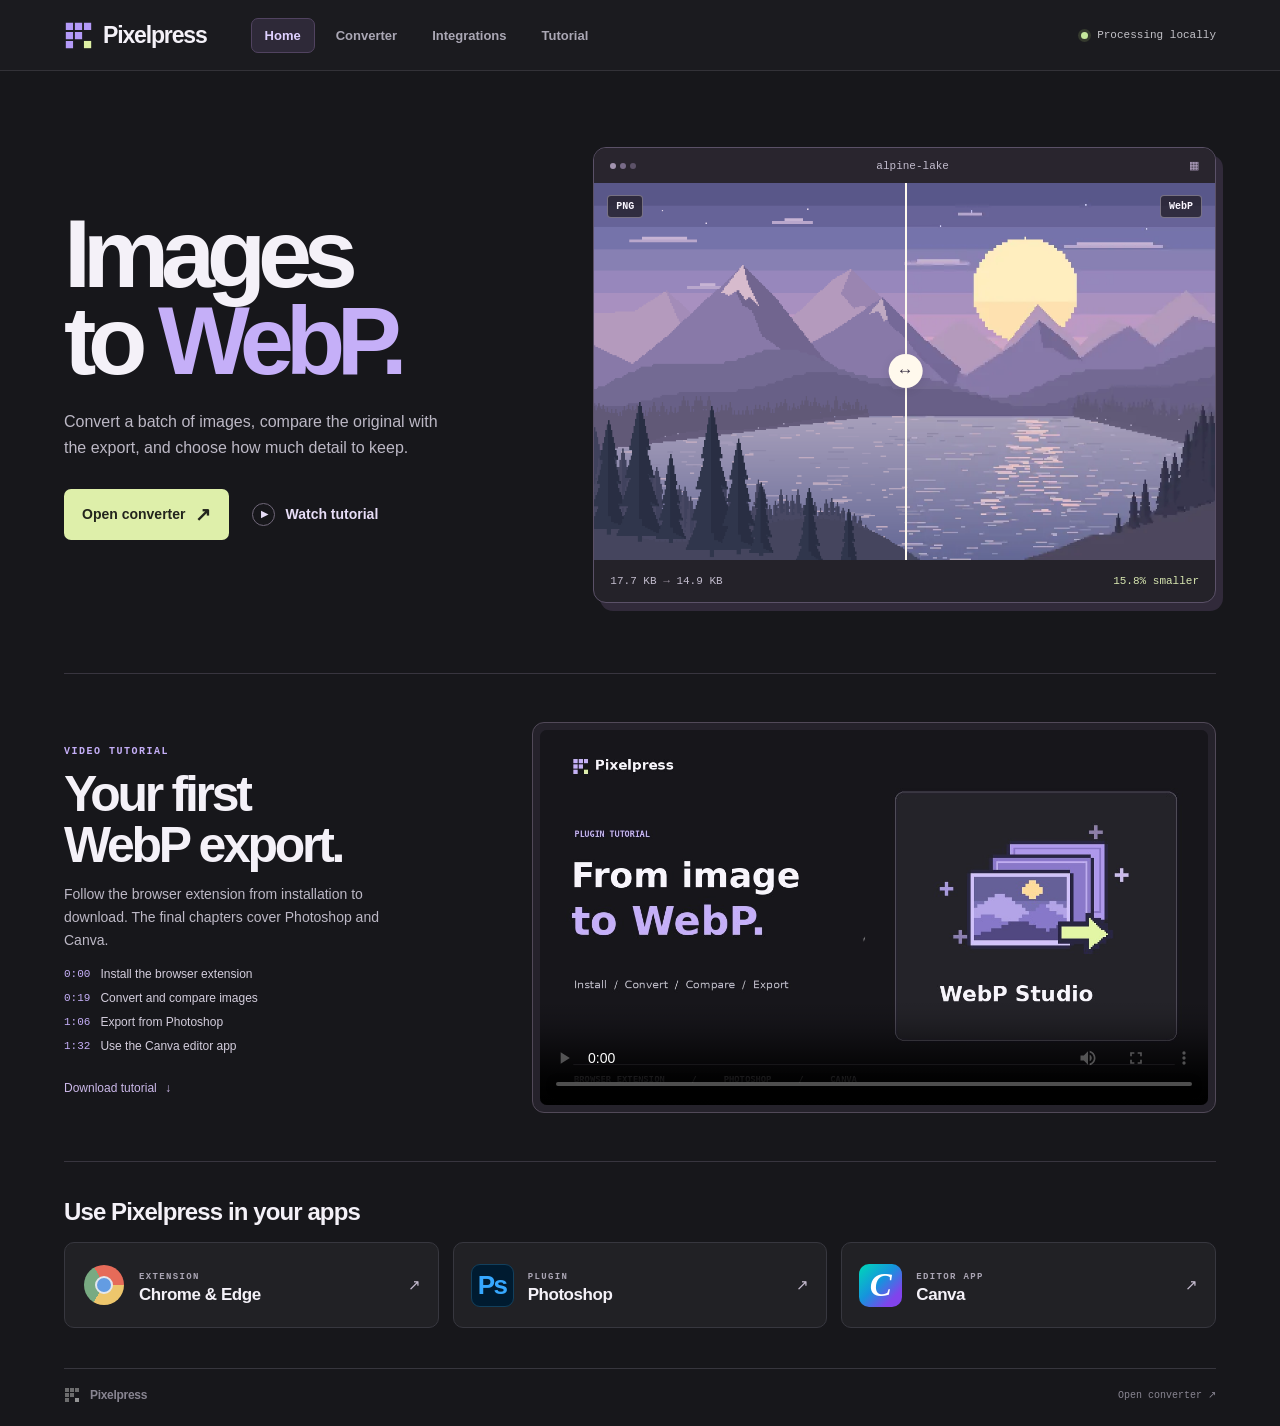
<file: index.html>
<!doctype html>
<html lang="en">
<head>
<meta charset="utf-8"><meta name="viewport" content="width=device-width,initial-scale=1">
<meta name="theme-color" content="#17171b"><meta name="description" content="Convert and compare WebP images locally. Explore Pixelpress for your browser, Photoshop and Canva, or follow the video tutorial.">
<title>Pixelpress — Image to WebP</title><link rel="icon" href="assets/mark.svg">
<link rel="stylesheet" href="style.css"><link rel="stylesheet" href="home.css"><script defer src="home.js"></script>
</head>
<body class="home">
<header><div class="navwrap"><a class="brand" href="index.html"><img src="assets/mark.svg" alt="">Pixelpress</a><nav aria-label="Main navigation"><a class="active" aria-current="page" href="index.html">Home</a><a href="converter.html">Converter</a><a href="#plugins">Integrations</a><a href="#tutorial">Tutorial</a></nav><span class="local"><b></b>Processing locally</span></div></header>
<main>
<section class="home-hero" aria-labelledby="home-title"><div class="hero-copy">
<h1 id="home-title">Images<br>to <span>WebP.</span></h1>
<p>Convert a batch of images, compare the original with the export, and choose how much detail to keep.</p>
<div class="hero-actions"><a class="hero-primary" href="converter.html">Open converter <span aria-hidden="true">↗</span></a><a class="watch-link" href="#tutorial"><span class="play-icon" aria-hidden="true">▶</span>Watch tutorial</a></div>
</div><figure class="demo-window"><div class="windowhead"><div class="windots" aria-hidden="true"><b></b><b></b><b></b></div><span>alpine-lake</span><span class="tiny-grid" aria-hidden="true">▦</span></div>
<div class="hero-demo" id="hero-demo"><img src="assets/alpine-lake.webp" alt="Pixel-art mountain lake at sunset, exported as WebP" width="880" height="534"><img src="assets/alpine-lake.png" class="original" alt="" width="880" height="534">
<span class="im-label png">PNG</span><span class="im-label webp">WebP</span><span class="demo-divider"><b aria-hidden="true">↔</b></span><input id="demo-wipe" type="range" min="0" max="100" value="50" aria-label="Compare original PNG and WebP" aria-valuetext="50 percent original"></div>
<figcaption><span>17.7 KB <em>→</em> 14.9 KB</span><strong>15.8% smaller</strong></figcaption></figure></section>
<section id="tutorial" class="learn" aria-labelledby="learn-title"><div class="learn-copy"><span class="section-kind">VIDEO TUTORIAL</span><h2 id="learn-title">Your first <br>WebP export.</h2><p>Follow the browser extension from installation to download. The final chapters cover Photoshop and Canva.</p>
<div class="chapters" id="chapters" aria-label="Video chapters"></div>
<a class="download-lesson" href="media/pixelpress-tutorial.mp4" download>Download tutorial <span aria-hidden="true">↓</span></a></div>
<div class="video-wrap"><video id="lesson" controls playsinline preload="metadata" poster="media/tutorial-poster.jpg" aria-label="How to use Pixelpress"><source src="media/pixelpress-tutorial.mp4" type="video/mp4"><track kind="captions" srclang="en" label="English" src="media/tutorial-en.vtt">Your browser supports the downloadable MP4 version.</video></div>
</section>
<section class="tool-section" id="plugins" aria-labelledby="tools-title"><div class="sectionhead"><h2 id="tools-title">Use Pixelpress in your apps</h2></div>
<div class="cards">
<a class="card" href="converter.html?tool=browser#integrations"><div class="appicon browser"><span></span></div><div class="cardtext"><small>EXTENSION</small><h3>Chrome &amp; Edge</h3></div><span class="card-arrow" aria-hidden="true">↗</span></a>
<a class="card" href="converter.html?tool=photoshop#integrations"><div class="appicon ps">Ps</div><div class="cardtext"><small>PLUGIN</small><h3>Photoshop</h3></div><span class="card-arrow" aria-hidden="true">↗</span></a>
<a class="card" href="converter.html?tool=canva#integrations"><div class="appicon canva">C</div><div class="cardtext"><small>EDITOR APP</small><h3>Canva</h3></div><span class="card-arrow" aria-hidden="true">↗</span></a></div></section>
</main><footer><a class="footerbrand" href="index.html"><img src="assets/mark.svg" alt="">Pixelpress</a><a href="converter.html">Open converter ↗</a></footer>
</body></html>
</file>
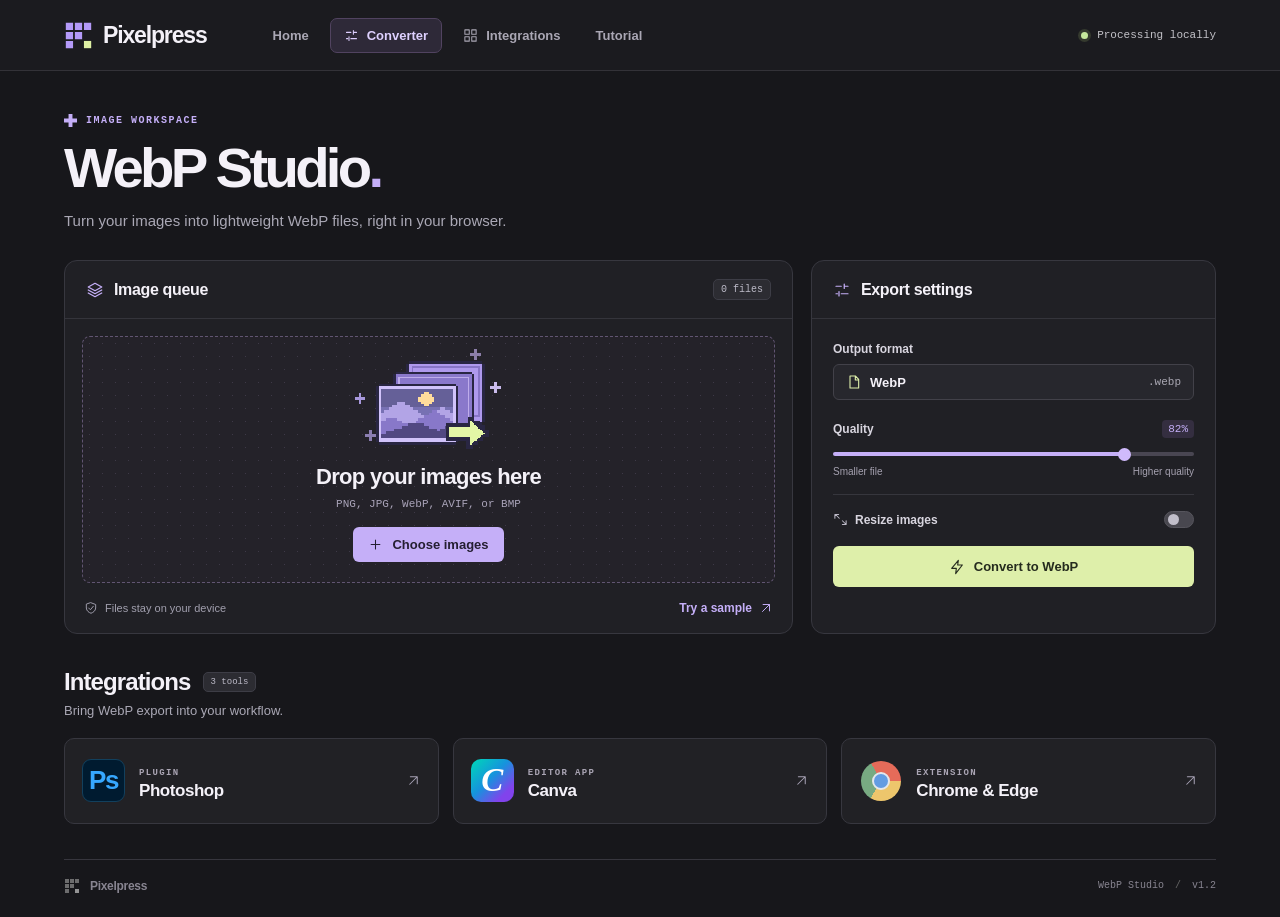
<file: converter.html>
<!doctype html>
<html lang="en"><head><meta charset="UTF-8"><meta name="viewport" content="width=device-width,initial-scale=1"><meta name="theme-color" content="#17171b"><title>Pixelpress — WebP Studio</title><meta name="description" content="Convert images to WebP in your browser with batch export, quality controls and resizing."><link rel="icon" href="assets/mark.svg"><link rel="stylesheet" href="style.css"><script defer src="icons.js"></script><script defer src="comparison.js"></script><script defer src="app.js"></script></head>
<body><header><div class="navwrap"><a class="brand" href="index.html"><img src="assets/mark.svg" alt="">Pixelpress</a><nav aria-label="Main navigation"><a href="index.html">Home</a><a class="active" href="#converter"><i data-icon="sliders"></i>Converter</a><a href="#integrations"><i data-icon="blocks"></i>Integrations</a><a href="index.html#tutorial">Tutorial</a></nav><span class="local"><b></b>Processing locally</span></div></header>
<main id="converter"><div class="intro"><div class="eyebrow"><span class="pixel-cross"></span> IMAGE WORKSPACE</div><h1>WebP Studio<span>.</span></h1><p>Turn your images into lightweight WebP files, right in your browser.</p></div>
<div class="workspace"><section class="panel queue"><div class="panelhead"><h2><i data-icon="layers"></i>Image queue</h2><span id="count" class="count">0 files</span></div><input type="file" id="files" accept="image/png,image/jpeg,image/webp,image/bmp,image/avif" multiple hidden>
<div id="drop"><div class="dropempty" id="empty"><img class="art" src="assets/image-stack.png" alt=""><h3>Drop your images here</h3><p>PNG, JPG, WebP, AVIF, or BMP</p><button class="choose" id="browse"><i data-icon="plus"></i>Choose images</button></div><div id="items" hidden></div></div>
<div class="queuefoot"><span><i data-icon="shield"></i>Files stay on your device</span><button id="sample" class="textbtn">Try a sample <i data-icon="arrow-up-right"></i></button><button id="add" class="textbtn" hidden><i data-icon="plus"></i>Add images</button></div></section>
<section class="panel settings"><div class="panelhead"><h2><i data-icon="sliders"></i>Export settings</h2></div><div class="settingsbody"><label>Output format</label><div class="format"><span class="fileico"><i data-icon="file"></i></span><strong>WebP</strong><span class="ext">.webp</span></div>
<div class="quality"><label for="quality">Quality</label><output id="value" for="quality">82%</output></div><input id="quality" type="range" min="1" max="100" value="82"><div class="ends"><span>Smaller file</span><span>Higher quality</span></div>
<div class="resize"><label for="resize"><i data-icon="resize"></i>Resize images</label><input type="checkbox" role="switch" id="resize"></div><div id="widthwrap" hidden><label for="maxwidth">Maximum width (px)</label><input id="maxwidth" type="number" value="1600" min="1" max="16384"></div>
<button id="convert" class="convert"><i data-icon="bolt"></i><span>Convert to WebP</span></button><button id="downloadall" class="choose" hidden><i data-icon="download"></i>Download all (.zip)</button></div></section></div>
<p id="status" role="status" aria-live="polite"></p>
<section id="comparison" class="panel" hidden aria-labelledby="comparison-title">
<div class="panelhead"><h2 id="comparison-title">Image comparison</h2><span id="compared-file"></span></div>
<div class="comparison-body">
<div class="comparison-preview">
<div id="compare-stage" hidden>
<canvas id="original-frame" aria-label="Original image"></canvas>
<canvas id="webp-frame" aria-label="Converted WebP image"></canvas>
<span class="frame-label before-label">Original</span><span class="frame-label after-label">WebP</span>
<span class="wipe-line" aria-hidden="true"><b>↔</b></span>
<input type="range" id="wipe" min="0" max="100" value="50" aria-label="Reveal original image">
</div><span id="compare-loading" role="status"></span>
</div>
<div class="compare-stats"><div><span>Estimated compression loss</span><strong id="compare-loss"></strong></div>
<div><span>File size</span><strong id="compare-size"></strong><small id="compare-bytes"></small></div>
<div><span>Dimensions</span><small id="compare-pixels"></small></div>
<details><summary>How is loss estimated?</summary><p>We compare sampled areas of the encoded WebP with the image just before compression. The estimate is 100 × (1 − sampled RGB structural similarity). A lower value means a closer match in those samples. Resizing is shown separately under Dimensions.</p></details>
</div></div></section>
<section id="integrations"><div class="sectionhead"><h2>Integrations</h2><span>3 tools</span></div><p>Bring WebP export into your workflow.</p><div class="cards">
<button class="card" data-integration="photoshop"><div class="appicon ps">Ps</div><div class="cardtext"><small>PLUGIN</small><h3>Photoshop</h3></div><i data-icon="arrow-up-right"></i></button>
<button class="card" data-integration="canva"><div class="appicon canva">C</div><div class="cardtext"><small>EDITOR APP</small><h3>Canva</h3></div><i data-icon="arrow-up-right"></i></button>
<button class="card" data-integration="browser"><div class="appicon browser"><span></span></div><div class="cardtext"><small>EXTENSION</small><h3>Chrome &amp; Edge</h3></div><i data-icon="arrow-up-right"></i></button>
</div></section></main><footer><span class="footerbrand"><img src="assets/mark.svg" alt="">Pixelpress</span><span>WebP Studio <em>/</em> v1.2</span></footer>
<dialog id="dialog"><div class="dialoghead"><span class="eyebrow">INTEGRATIONS</span><button class="square" id="close" aria-label="Close"><i data-icon="x"></i></button></div><h2 id="dialogtitle"></h2><p id="dialogdesc"></p><ol id="steps"></ol><a class="choose" id="package" download><i data-icon="download"></i><span>Download package</span></a></dialog>
</body></html>
</file>
<file: style.css>
:root{color-scheme:dark;--base:#17171b;--panel:#202025;--inner:#27272d;--edge:#37373f;--muted:#a19fae;--txt:#f4f1f8;--lilac:#c5aff8;--lime:#deefaa;--mono:ui-monospace,"SFMono-Regular",Consolas,monospace;font:15px Inter,"Segoe UI",Arial,sans-serif;color:var(--txt);background:var(--base)}*{box-sizing:border-box}html{scroll-behavior:smooth;scroll-padding-top:25px}body{margin:0}button,input,a{font:inherit}a{color:inherit;text-decoration:none}button{cursor:pointer;color:inherit}button:disabled{cursor:wait;opacity:.65}button:focus-visible,a:focus-visible,input:focus-visible{outline:3px solid var(--lime);outline-offset:4px}button{border:0}i{display:inline-flex;align-items:center;justify-content:center;flex-shrink:0}i svg{width:18px;height:18px}button,nav a,.card{transition:background .15s,border-color .15s,transform .15s}header{border-bottom:1px solid #333238;background:#1b1b1f}.navwrap,main,footer{width:min(1152px,calc(100% - 96px));margin:auto}.navwrap{height:70px;display:flex;align-items:center;gap:52px}.brand,.footerbrand{display:inline-flex;align-items:center;gap:10px}.brand{font-weight:750;font-size:23px;letter-spacing:-1.15px}.brand img{width:29px;height:29px}.navwrap nav{display:flex;gap:7px}nav a{display:inline-flex;align-items:center;gap:8px;color:#aaa7b4;padding:9px 13px;border:1px solid transparent;border-radius:7px;font-size:13px;font-weight:550}nav a.active{color:#ded0ff;background:#2e2938;border-color:#514360}nav a:hover{background:#2b2a31}nav i svg{width:15px;height:15px}.local{margin-left:auto;font:11px var(--mono);color:#c4c3c9;display:flex;align-items:center;gap:9px}.local b{width:7px;height:7px;border-radius:50%;background:#c6e99c;box-shadow:0 0 0 3px #353a2e}.intro{margin:43px 0 28px}.eyebrow,.card small{font:600 10px var(--mono);letter-spacing:1.5px}.eyebrow{display:flex;align-items:center;gap:9px;color:var(--lilac)}.pixel-cross{height:13px;width:13px;background:var(--lilac);clip-path:polygon(35% 0,65% 0,65% 35%,100% 35%,100% 65%,65% 65%,65% 100%,35% 100%,35% 65%,0 65%,0 35%,35% 35%)}h1,h2,h3,p{margin:0}h1{font-size:clamp(42px,4.4vw,64px);letter-spacing:-3.7px;line-height:1.05;margin:11px 0 12px;font-weight:660}h1 span{color:var(--lilac)}.intro p,#integrations>p{color:#aaa8b5;font-size:15px;line-height:1.55}.workspace{display:grid;grid-template-columns:minmax(0,1.8fr) minmax(300px,1fr);gap:18px}.panel,.card{background:var(--panel);border:1px solid var(--edge);border-radius:13px}.panelhead,.queuefoot,.quality,.format,.resize,.sectionhead,.dialoghead,.row{display:flex;align-items:center;justify-content:space-between}.panelhead{height:58px;border-bottom:1px solid #34343b;padding:0 21px}.panelhead h2{font-size:16px;letter-spacing:-.35px;font-weight:620;display:flex;align-items:center;gap:10px}.panelhead h2 i{color:var(--lilac)}.count,.sectionhead>span{background:#2c2c32;border:1px solid #3d3d46;border-radius:5px;padding:4px 7px;color:#bcbac7;font:10px var(--mono)}.queue{display:flex;flex-direction:column;min-height:365px}#drop{flex:1;display:flex;margin:17px 17px 0;min-height:247px;border:1px dashed #615572;border-radius:8px;background-color:#242229;background-image:radial-gradient(#3e3947 .75px,transparent .85px);background-size:13px 13px;overflow:hidden}#drop.drag{outline:2px solid var(--lilac);background-color:#36303e}.dropempty{width:100%;align-self:center;text-align:center;padding:14px 10px 19px}.art{width:202px;height:auto;image-rendering:pixelated;display:block;margin:-4px auto 1px}.dropempty h3{font-size:22px;letter-spacing:-.7px;line-height:1.25;font-weight:630}.dropempty p{font:11px var(--mono);color:#aaa4b9;margin:8px 0 17px}.choose,.convert{display:inline-flex;align-items:center;justify-content:center;gap:9px;border-radius:6px;font-size:13px;font-weight:700;padding:10px 15px}.choose{background:var(--lilac);color:#251f32}.choose:hover{background:#d3c1fc}.choose i svg{width:15px;height:15px}.queuefoot{padding:15px 19px;font-size:11px;color:var(--muted);gap:10px}.queuefoot>span,.textbtn,.resize label{display:flex;align-items:center;gap:7px}.queuefoot i svg{width:14px;height:14px}.textbtn{background:none;color:var(--lilac);font-size:12px;font-weight:550;padding:3px 0}.textbtn:hover{text-decoration:underline}.settingsbody{padding:20px 21px}.settingsbody label{font-weight:580;font-size:12px;color:#d8d5df}.format{margin:8px 0 20px;background:var(--inner);border:1px solid #424149;padding:9px 12px;border-radius:6px;justify-content:flex-start;gap:8px;font-size:13px}.fileico{display:flex;color:var(--lime)}.fileico i svg{width:16px;height:16px}.ext{margin-left:auto;color:#aaa8b3;font:11px var(--mono)}.quality output{font:11px var(--mono);color:var(--lilac);background:#342e40;padding:3px 6px;border-radius:4px}#quality{appearance:none;margin:14px 0 7px;width:100%;height:4px;border-radius:5px;background:linear-gradient(to right,var(--lilac) 0% 82%,#494652 82% 100%);cursor:pointer}#quality::-webkit-slider-thumb{appearance:none;background:#d0bafc;width:13px;height:13px;border-radius:50%;border:2px solid #d0bafc}#quality::-moz-range-thumb{background:var(--lilac);border:0}.ends{display:flex;justify-content:space-between;font-size:10px;color:#a5a1b0;margin-top:3px}.resize{border-top:1px solid #36363d;margin:17px 0 18px;padding-top:16px}.resize i svg{width:15px;height:15px;color:#bdbac8}#resize{appearance:none;width:30px;height:17px;border-radius:14px;background:#48474f;border:1px solid #56555d;position:relative;margin:0;cursor:pointer}#resize:after{content:"";position:absolute;top:2px;left:3px;width:11px;height:11px;border-radius:50%;background:#c1beca}#resize:checked{background:var(--lilac)}#resize:checked:after{left:14px;background:#393145}#widthwrap{margin-bottom:14px}#maxwidth{width:100%;background:#29292f;border:1px solid #45454e;color:#eee;border-radius:5px;padding:6px 9px;margin-top:5px}.convert{width:100%;background:var(--lime);color:#252b1e;height:41px}.convert:hover{background:#e6f7bb}.convert i svg{width:16px;height:16px}.settingsbody>.choose{margin-top:9px;width:100%}#status{color:var(--lime);font-size:13px;line-height:1.5}#status:not(:empty){margin-top:14px}#integrations{margin-top:34px}.sectionhead{justify-content:flex-start;gap:12px}.sectionhead h2{font-size:24px;letter-spacing:-.9px;font-weight:620}.sectionhead>span{font-size:9px}.cards{display:grid;grid-template-columns:repeat(3,1fr);gap:14px;margin-top:16px}#integrations>p{margin-top:5px;font-size:13px}.card{text-align:left;border-radius:10px;display:flex;align-items:center;gap:14px;padding:20px 17px;background:#212125;min-height:86px}.card:hover{background:#2b2931;border-color:#62556f;transform:translateY(-2px)}.card>i{margin-left:auto;align-self:center;color:#a6a1b4}.card>i svg{width:15px;height:15px}.card small{color:#aaa5b4;letter-spacing:1.35px;font-size:9px}.card h3{font-size:17px;letter-spacing:-.45px;margin-top:3px;font-weight:610}.appicon{display:grid;place-items:center;width:43px;height:43px;flex:none}.ps{background:#001b30;color:#36a8ff;border:1px solid #12405d;border-radius:9px;font:600 26px Arial;letter-spacing:-1.5px}.canva{background:linear-gradient(135deg,#02cdbe 8%,#1693dd 45%,#8143ec 80%);border-radius:10px;color:white;font:bold italic 33px Georgia}.browser{width:40px;height:40px;margin:1.5px;position:relative;background:conic-gradient(from -29deg,#e66b59 0 120deg,#edc66c 120deg 240deg,#78aa82 240deg);border-radius:50%}.browser span{width:18px;height:18px;border-radius:100%;background:#639ce2;border:2px solid #e4e7ec}footer{border-top:1px solid #37363e;margin-top:35px;padding:18px 0 23px;display:flex;align-items:center;justify-content:space-between;color:#888591;font:10px var(--mono)}.footerbrand{font:600 12px Arial;letter-spacing:-.3px}.footerbrand img{width:16px;filter:grayscale(1);opacity:.6}footer em{font-style:normal;margin:0 5px;color:#666}dialog{padding:25px;border:1px solid #514a5d;border-radius:12px;background:#232327;color:var(--txt);width:min(440px,92vw)}dialog::backdrop{background:#0d0c12bd}dialog h2{margin:7px 0 10px;letter-spacing:-1px}dialog p,dialog li{color:#c4c1cf;font-size:14px;line-height:1.6}dialog ol{padding-left:20px}dialog li{padding-bottom:6px}.square{display:grid;place-items:center;border-radius:5px;background:#313137;color:#d1cedb;width:28px;height:28px}.square:hover{background:#4a424f}#items{width:100%;padding:9px;background:#212126;align-self:stretch;max-height:420px;overflow:auto}.row{padding:10px 7px;border-bottom:1px solid #38373e;gap:10px}.row:last-child{border:0}.row img{width:43px;height:43px;object-fit:contain;border-radius:5px;background:#333139}.rowinfo{min-width:0;flex:1}.rowinfo strong,.rowinfo small{display:block}.rowinfo strong{overflow:hidden;white-space:nowrap;text-overflow:ellipsis;font-size:13px}.rowinfo small{font:10px/1.5 var(--mono);color:#b5b0c0;margin-top:4px}.rowinfo small.error{color:#fab7a3}.rowinfo small.ready{color:var(--lime)}.row a{color:var(--lime)}[hidden]{display:none!important}@media(min-width:1500px){.intro{margin-top:56px}.queue{min-height:395px}}@media(max-width:850px){.navwrap,main,footer{width:calc(100% - 48px)}.navwrap{gap:25px}.workspace{grid-template-columns:minmax(0,1.42fr) minmax(260px,1fr)}.card{padding:15px 12px;gap:9px}.card h3{font-size:15px}}@media(max-width:660px){.navwrap,main,footer{width:calc(100% - 32px)}.navwrap{height:61px;gap:10px}.brand{font-size:19px;gap:7px}.brand img{width:23px}.navwrap nav{margin-left:auto;gap:2px}nav a{font-size:11px;padding:7px}nav i,.local{display:none}.intro{margin:29px 0 19px}.intro h1{letter-spacing:-2.6px}.intro p{font-size:14px}.workspace{grid-template-columns:1fr;gap:14px}.queue{min-height:320px}.panelhead{height:49px}#drop{min-height:230px}.cards{grid-template-columns:1fr;gap:9px}.card{min-height:72px;padding:14px}.card h3{font-size:17px}#integrations{margin-top:23px}footer{margin-top:25px}.cardtext{display:flex;flex-direction:column}}@media(prefers-reduced-motion:reduce){html{scroll-behavior:auto}*{transition:none!important}}

#comparison{margin-top:20px;scroll-margin-block:20px}
#compared-file{max-width:55%;overflow:hidden;text-overflow:ellipsis;white-space:nowrap;color:var(--muted);font:11px var(--mono)}
.comparison-body{display:grid;grid-template-columns:minmax(0,1.8fr) minmax(215px,1fr);gap:22px;padding:18px}
.comparison-preview{min-width:0;align-self:center}
#compare-stage{--split:50%;position:relative;height:clamp(190px,32vw,390px);overflow:hidden;border-radius:7px;background:repeating-conic-gradient(#35333a 0% 25%,#2b2a30 0% 50%) 0 0/18px 18px}
#compare-stage canvas{position:absolute;inset:0;width:100%;height:100%;object-fit:contain}
#original-frame{clip-path:inset(0 calc(100% - var(--split)) 0 0)}
#webp-frame{clip-path:inset(0 0 0 var(--split))}
.frame-label{position:absolute;top:10px;background:#202028ed;border:1px solid #666070;color:#fff;padding:4px 8px;font:11px var(--mono);border-radius:4px}
.before-label{left:10px}.after-label{right:10px}
.wipe-line{position:absolute;left:var(--split);inset-block:0;border-left:2px solid white;pointer-events:none}
.wipe-line b{position:absolute;left:0;top:50%;transform:translate(-50%,-50%);background:#f3ebff;color:#262131;border-radius:20px;padding:4px 7px}
#wipe{position:absolute;inset:0;width:100%;height:100%;margin:0;opacity:0;cursor:ew-resize}
#compare-stage:focus-within{outline:3px solid var(--lime);outline-offset:3px}
.compare-stats{display:grid;align-content:start;gap:16px;padding:5px}
.compare-stats span,.compare-stats small,.compare-stats strong{display:block}.compare-stats span{color:var(--muted);font-size:12px}
.compare-stats strong{font-size:22px;color:var(--lime);margin-top:4px}.compare-stats small{color:#ccc7d3;font:12px var(--mono);margin-top:6px}
.compare-stats summary,.compare-button{color:var(--lilac);font-size:12px;cursor:pointer}.compare-stats details p{margin-top:8px;font-size:12px;line-height:1.5;color:var(--muted)}
.compare-button{padding:7px 9px;border:1px solid #584b68;background:#302a39;border-radius:5px}
#compare-loading{font-size:12px;color:var(--muted)}@media(max-width:660px){.comparison-body{grid-template-columns:1fr}.compare-stats{gap:12px}.row{gap:5px}}
</file>
<file: home.css>
.home{background:#17171b}
.home .navwrap{gap:44px}
.home-hero{display:grid;grid-template-columns:0.87fr 1.13fr;gap:50px;align-items:center;padding:76px 0 70px}
.home h1{font-size:clamp(68px,7.6vw,108px);letter-spacing:-.085em;line-height:.9;margin:0 0 24px;font-weight:680}
.home h1 span{color:#c5aff8}.hero-copy p,.learn-copy p{font-size:16px;line-height:1.62;color:#bcb8c5;max-width:380px}
.hero-actions{display:flex;align-items:center;gap:23px;margin-top:28px}
.hero-primary,.watch-link{display:inline-flex;align-items:center;gap:10px;font-size:14px;font-weight:650}
.hero-primary{background:var(--lime);color:#23251d;padding:14px 18px;border-radius:7px}.hero-primary span{font-size:19px}.hero-primary:hover{background:#edf9c9}
.watch-link{color:#e7ddf7}.watch-link:hover,.download-lesson:hover{text-decoration:underline}.play-icon{font-size:9px;width:23px;height:23px;display:grid;place-items:center;padding-left:2px;border:1px solid #706779;border-radius:50%}
.demo-window{background:#242229;border:1px solid #5b5168;box-shadow:7px 8px 0 #312a3a;border-radius:13px;overflow:hidden;margin:0;min-width:0}
.windowhead,.demo-window figcaption{display:flex;align-items:center;justify-content:space-between;padding:11px 16px;font:11px var(--mono);color:#c2bccd}
.windowhead{background:#29252e}.windots{display:flex;gap:4px}.windots b{height:6px;width:6px;border-radius:50%;background:#a293af}.windots b:nth-child(2){background:#786b88}.windots b:nth-child(3){background:#5c5268}.tiny-grid{color:#bbaacc}
.hero-demo{position:relative;--split:50%;line-height:0}.hero-demo img{width:100%;height:auto;display:block}.hero-demo .original{position:absolute;inset:0;clip-path:inset(0 calc(100% - var(--split)) 0 0)}
.im-label{font:600 10px var(--mono);position:absolute;top:12px;padding:5px 8px;border:1px solid #c9c0d277;background:#24212cce;border-radius:4px;color:#faf6ff}.im-label.png{left:13px}.im-label.webp{right:13px}
.demo-divider{position:absolute;inset-block:0;left:var(--split);width:2px;background:#fff9ed}.demo-divider b{position:absolute;top:50%;transform:translate(-48%,-50%);display:grid;place-items:center;background:#fff9ed;color:#3d3546;width:34px;height:34px;border-radius:50%;font:700 17px Arial;box-shadow:0 2px 8px #322a3422}
#demo-wipe{position:absolute;inset:0;width:100%;height:100%;margin:0;opacity:0;cursor:ew-resize}.hero-demo:focus-within{outline:3px solid var(--lime);outline-offset:-3px}
.demo-window figcaption{min-height:42px}.demo-window figcaption em{font-style:normal;color:#99909f}.demo-window figcaption strong{color:#d7e6b0;font-weight:500}
.learn{border-block:1px solid #38353f;display:grid;grid-template-columns:.75fr 1.25fr;gap:58px;align-items:center;padding:48px 0}
.section-kind{color:var(--lilac);font:600 10px var(--mono);letter-spacing:1.5px}.learn h2{font-size:clamp(36px,3.9vw,55px);letter-spacing:-.065em;line-height:1.03;margin:12px 0}.learn-copy p{font-size:14px;max-width:338px}
.video-wrap{padding:7px;border-radius:12px;border:1px solid #514958;background:#25222b;min-width:0}.video-wrap video{width:100%;display:block;border-radius:7px;aspect-ratio:16/9;background:#1b1920}
.chapters{display:flex;flex-direction:column;align-items:start;gap:6px;margin:14px 0}.chapters:empty{margin:0}.chapters button{display:flex;gap:10px;align-items:center;background:none;padding:2px 0;color:#d3cddc;font-size:12px}.chapters button:hover{text-decoration:underline}.chapters time{color:var(--lilac);font:11px var(--mono)}
.download-lesson{display:inline-block;margin-top:12px;font-size:12px;color:#ccb9ea}.download-lesson span{margin-left:5px}
.tool-section{margin:36px 0 40px}.card-arrow{margin-left:auto;color:#c6bcd0}.home footer{margin-top:0}
@media(max-width:800px){.home-hero{gap:28px;padding:50px 0}.learn{gap:28px}.hero-actions{gap:14px}.hero-primary,.watch-link{font-size:12px}.home .navwrap{gap:20px}}
@media(max-width:660px){.home-hero,.learn{grid-template-columns:1fr;gap:27px}.home-hero{padding:35px 0 38px}.home h1{font-size:76px}.hero-copy p{font-size:15px}.hero-actions{margin-top:20px}.learn{padding:32px 0}.learn h2 br{display:none}.learn h2 br:after{content:' '}.home .navwrap{gap:4px}.home nav a,nav a{font-size:11px;padding:6px 5px}.tool-section{margin:28px 0}.demo-window{margin-right:6px}.home .brand{font-size:18px}}
@media(max-width:390px){.navwrap{gap:2px}.navwrap nav{gap:0}.navwrap nav a{font-size:10px;padding:6px 4px}}
</file>
